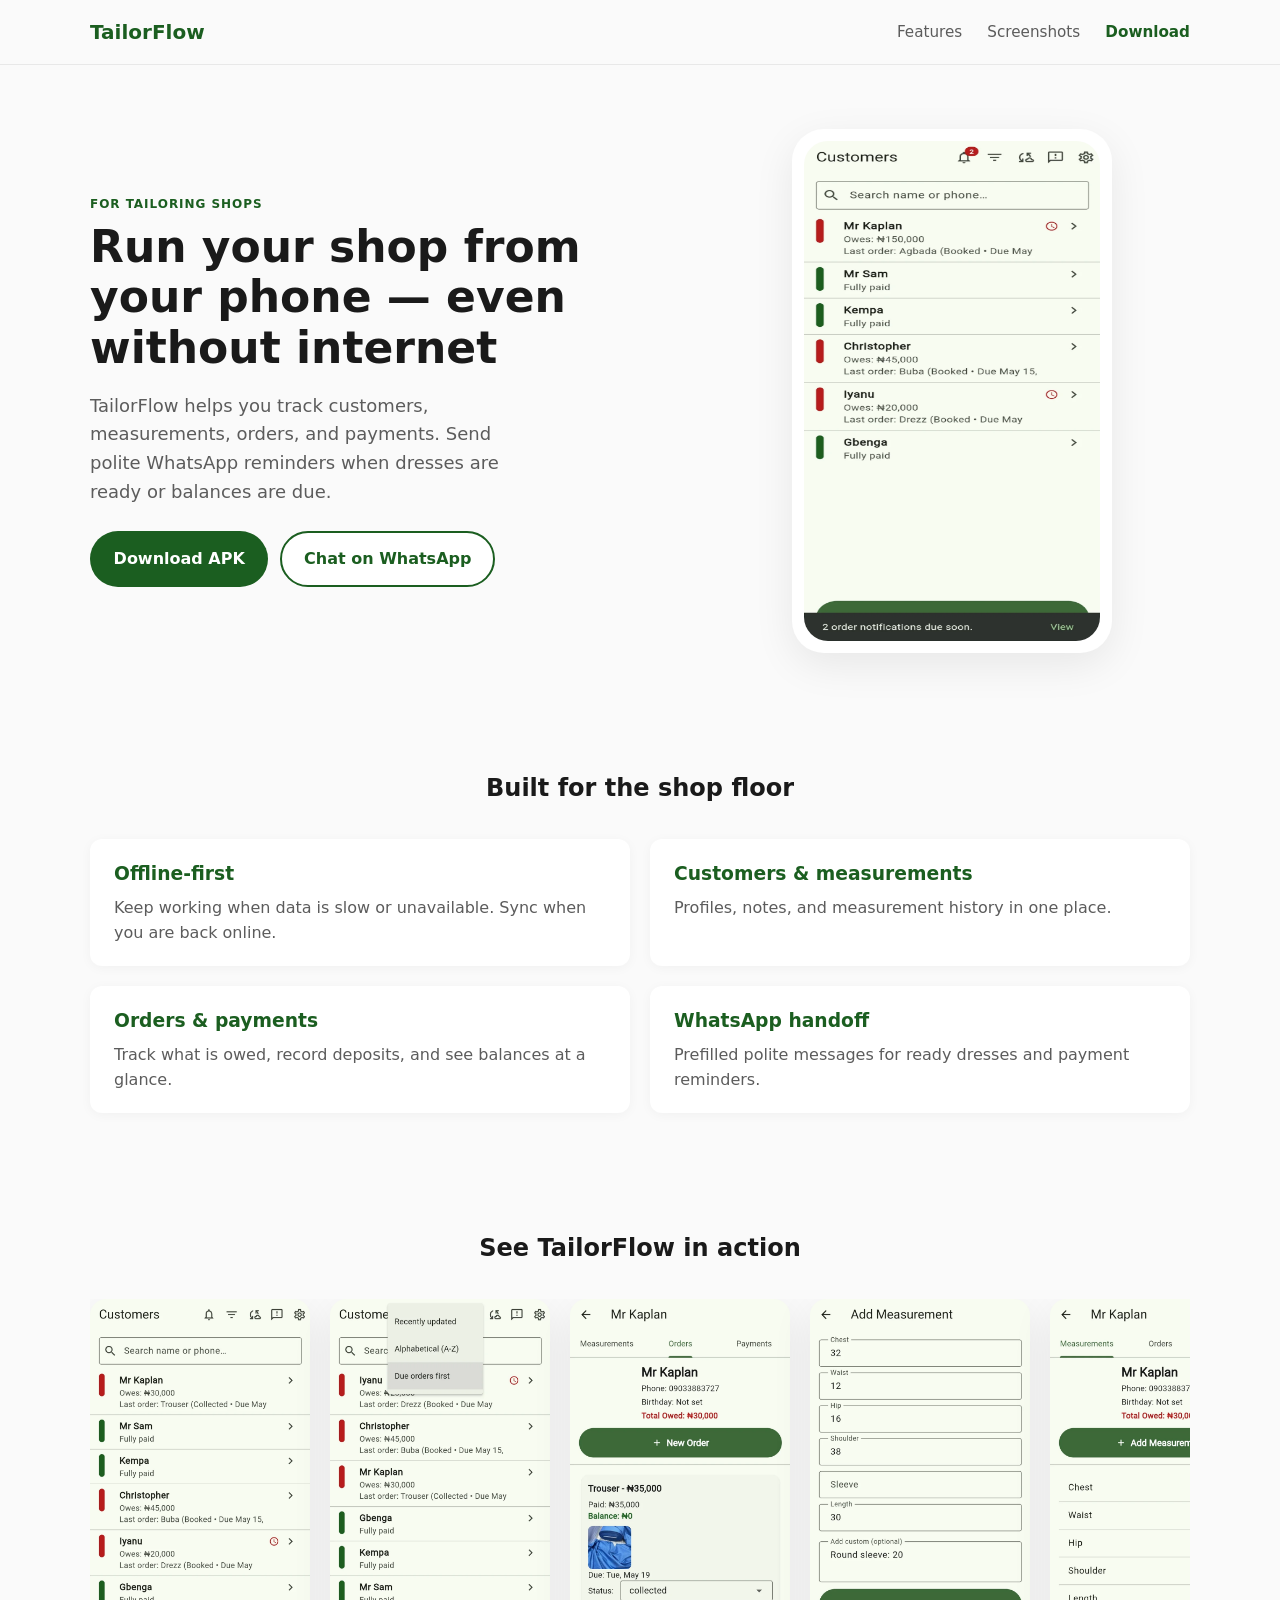
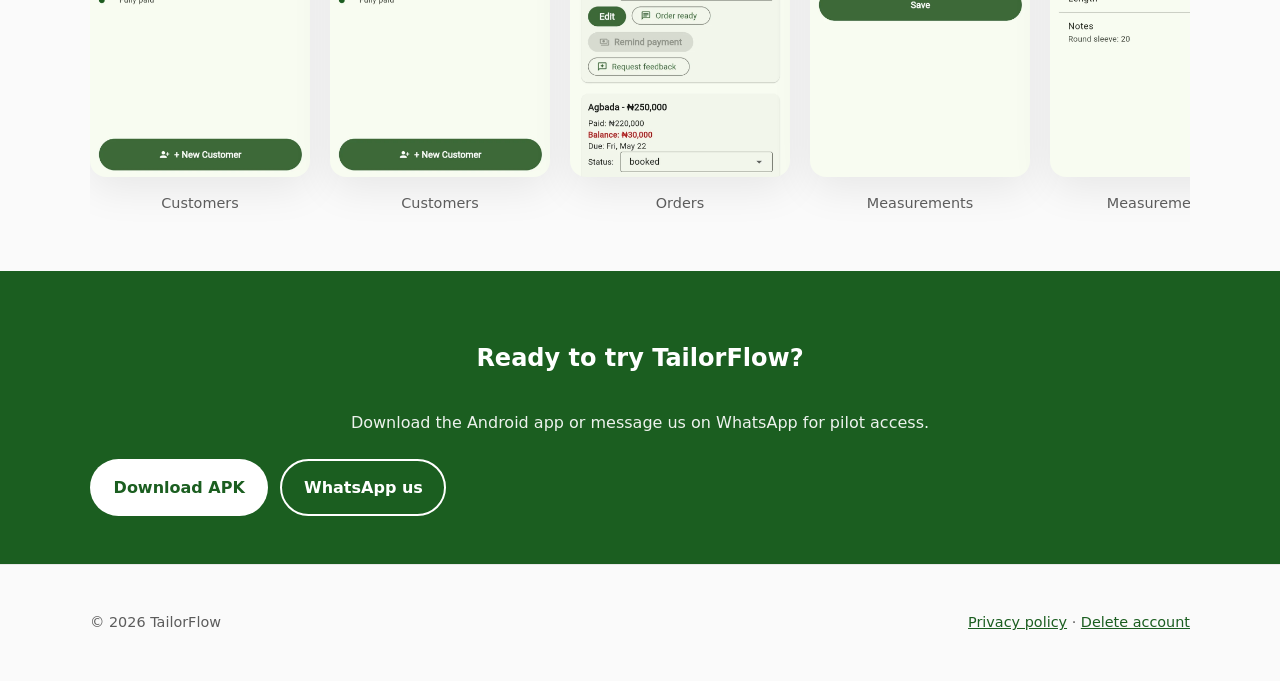
<file: website/index.html>
<!doctype html>
<html lang="en">
  <head>
    <meta charset="UTF-8" />
    <meta name="viewport" content="width=device-width, initial-scale=1" />
    <title>TailorFlow — Tailoring shop app</title>
    <meta
      name="description"
      content="Offline-first mobile app for tailoring shops."
    />
    <meta name="robots" content="index, follow" />
    <link rel="canonical" href="https://tailorflow.kennyonifade.com/" />
    <meta property="og:type" content="website" />
    <meta property="og:title" content="TailorFlow" />
    <meta
      property="og:description"
      content="Offline-first app for customers, orders, payments, and WhatsApp reminders."
    />
    <meta property="og:url" content="https://tailorflow.kennyonifade.com/" />
    <meta property="og:site_name" content="TailorFlow" />
    <meta name="twitter:card" content="summary_large_image" />
    <meta name="twitter:title" content="TailorFlow" />
    <meta
      name="twitter:description"
      content="Offline-first tailoring business app for small shops."
    />
    <link rel="icon" type="image/png" href="assets/favicon.png" />
    <link rel="stylesheet" href="styles.css" />
    <script src="site-config.js"></script>
    <script src="apply-brand.js"></script>
    <script type="application/ld+json">
      {
        "@context": "https://schema.org",
        "@type": "SoftwareApplication",
        "name": "TailorFlow",
        "applicationCategory": "BusinessApplication",
        "operatingSystem": "Android",
        "offers": {
          "@type": "Offer",
          "price": "0",
          "priceCurrency": "USD"
        },
        "description": "Offline-first app for tailoring shops."
      }
    </script>
  </head>
  <body>
    <header class="site-header">
      <div class="container header-inner">
        <a class="logo" href="/" data-brand="appName">TailorFlow</a>
        <nav aria-label="Primary">
          <a href="#features">Features</a>
          <a href="#screenshots">Screenshots</a>
          <a class="nav-cta" href="#download">Download</a>
        </nav>
      </div>
    </header>

    <main>
      <section class="hero">
        <div class="container hero-grid">
          <div class="hero-copy">
            <p class="eyebrow">For tailoring shops</p>
            <h1>Run your shop from your phone — even without internet</h1>
            <p class="lead" data-brand-template="heroLead">
              TailorFlow helps you track customers, measurements, orders, and
              payments.
            </p>
            <div class="hero-actions" id="download">
              <a class="btn btn-primary" href="#" id="apk-link" rel="noopener">
                Download APK
              </a>
              <a
                class="btn btn-secondary"
                href="#"
                id="whatsapp-link"
                target="_blank"
                rel="noopener noreferrer"
              >
                Chat on WhatsApp
              </a>
            </div>
          </div>
          <div class="hero-visual" aria-hidden="true">
            <div class="phone-frame">
              <img
                src="assets/hero.webp"
                alt="App on a phone"
                data-brand-alt="app"
                data-brand-alt-template="{appName} app on a phone"
                width="320"
                height="640"
                onerror="
                  this.style.display = 'none';
                  this.nextElementSibling.hidden = false;
                "
              />
            </div>
          </div>
        </div>
      </section>

      <section class="features" id="features">
        <div class="container">
          <h2>Built for the shop floor</h2>
          <ul class="feature-grid">
            <li>
              <h3>Offline-first</h3>
              <p>
                Keep working when data is slow or unavailable. Sync when you are
                back online.
              </p>
            </li>
            <li>
              <h3>Customers &amp; measurements</h3>
              <p>Profiles, notes, and measurement history in one place.</p>
            </li>
            <li>
              <h3>Orders &amp; payments</h3>
              <p>
                Track what is owed, record deposits, and see balances at a
                glance.
              </p>
            </li>
            <li>
              <h3>WhatsApp handoff</h3>
              <p>
                Prefilled polite messages for ready dresses and payment
                reminders.
              </p>
            </li>
          </ul>
        </div>
      </section>

      <section class="screenshots" id="screenshots">
        <div class="container">
          <h2 data-brand-template="screenshotsHeading">
            See TailorFlow in action
          </h2>
          <div class="screenshot-row">
            <figure>
              <img
                src="assets/screenshot-hero.png"
                alt="Customer list"
                data-brand-alt-template="Customer list in {appName}"
                width="280"
                height="560"
                loading="lazy"
                onerror="this.parentElement.classList.add('is-placeholder')"
              />
              <figcaption>Customers</figcaption>
            </figure>
            <figure>
              <img
                src="assets/customers2.webp"
                alt="Customer list"
                data-brand-alt-template="Customer list in {appName}"
                width="280"
                height="560"
                loading="lazy"
                onerror="this.parentElement.classList.add('is-placeholder')"
              />
              <figcaption>Customers</figcaption>
            </figure>
            <figure>
              <img
                src="assets/orders.webp"
                alt="Order details"
                data-brand-alt-template="Order details in {appName}"
                width="280"
                height="560"
                loading="lazy"
                onerror="this.parentElement.classList.add('is-placeholder')"
              />
              <figcaption>Orders</figcaption>
            </figure>
            <figure>
              <img
                src="assets/measure.webp"
                alt="Measurements"
                data-brand-alt-template="Measurements in {appName}"
                width="280"
                height="560"
                loading="lazy"
                onerror="this.parentElement.classList.add('is-placeholder')"
              />
              <figcaption>Measurements</figcaption>
            </figure>
            <figure>
              <img
                src="assets/measure2.webp"
                alt="Measurements"
                data-brand-alt-template="Measurements in {appName}"
                width="280"
                height="560"
                loading="lazy"
                onerror="this.parentElement.classList.add('is-placeholder')"
              />
              <figcaption>Measurements</figcaption>
            </figure>
            <figure>
              <img
                src="assets/payment.webp"
                alt="Payments"
                data-brand-alt-template="Payments in {appName}"
                width="280"
                height="560"
                loading="lazy"
                onerror="this.parentElement.classList.add('is-placeholder')"
              />
              <figcaption>Payments</figcaption>
            </figure>
          </div>
        </div>
      </section>

      <section class="cta-band">
        <div class="container cta-inner">
          <h2 data-brand-template="ctaHeading">Ready to try TailorFlow?</h2>
          <p>
            Download the Android app or message us on WhatsApp for pilot access.
          </p>
          <div class="hero-actions">
            <a class="btn btn-primary" href="#" data-apk-link>Download APK</a>
            <a
              class="btn btn-secondary"
              href="#"
              data-whatsapp-link
              target="_blank"
              rel="noopener noreferrer"
            >
              WhatsApp us
            </a>
          </div>
        </div>
      </section>
    </main>

    <footer class="site-footer">
      <div class="container footer-inner">
        <p>
          &copy; <span id="year"></span>
          <span data-brand="appName">TailorFlow</span>
        </p>
        <p>
          <a href="privacy.html">Privacy policy</a>
          ·
          <a href="delete-account.html">Delete account</a>
        </p>
      </div>
    </footer>

    <script>
      document.getElementById("year").textContent = new Date().getFullYear();
    </script>
    <script defer src="https://cdn.vercel-insights.com/v1/script.js"></script>
  </body>
</html>
</file>
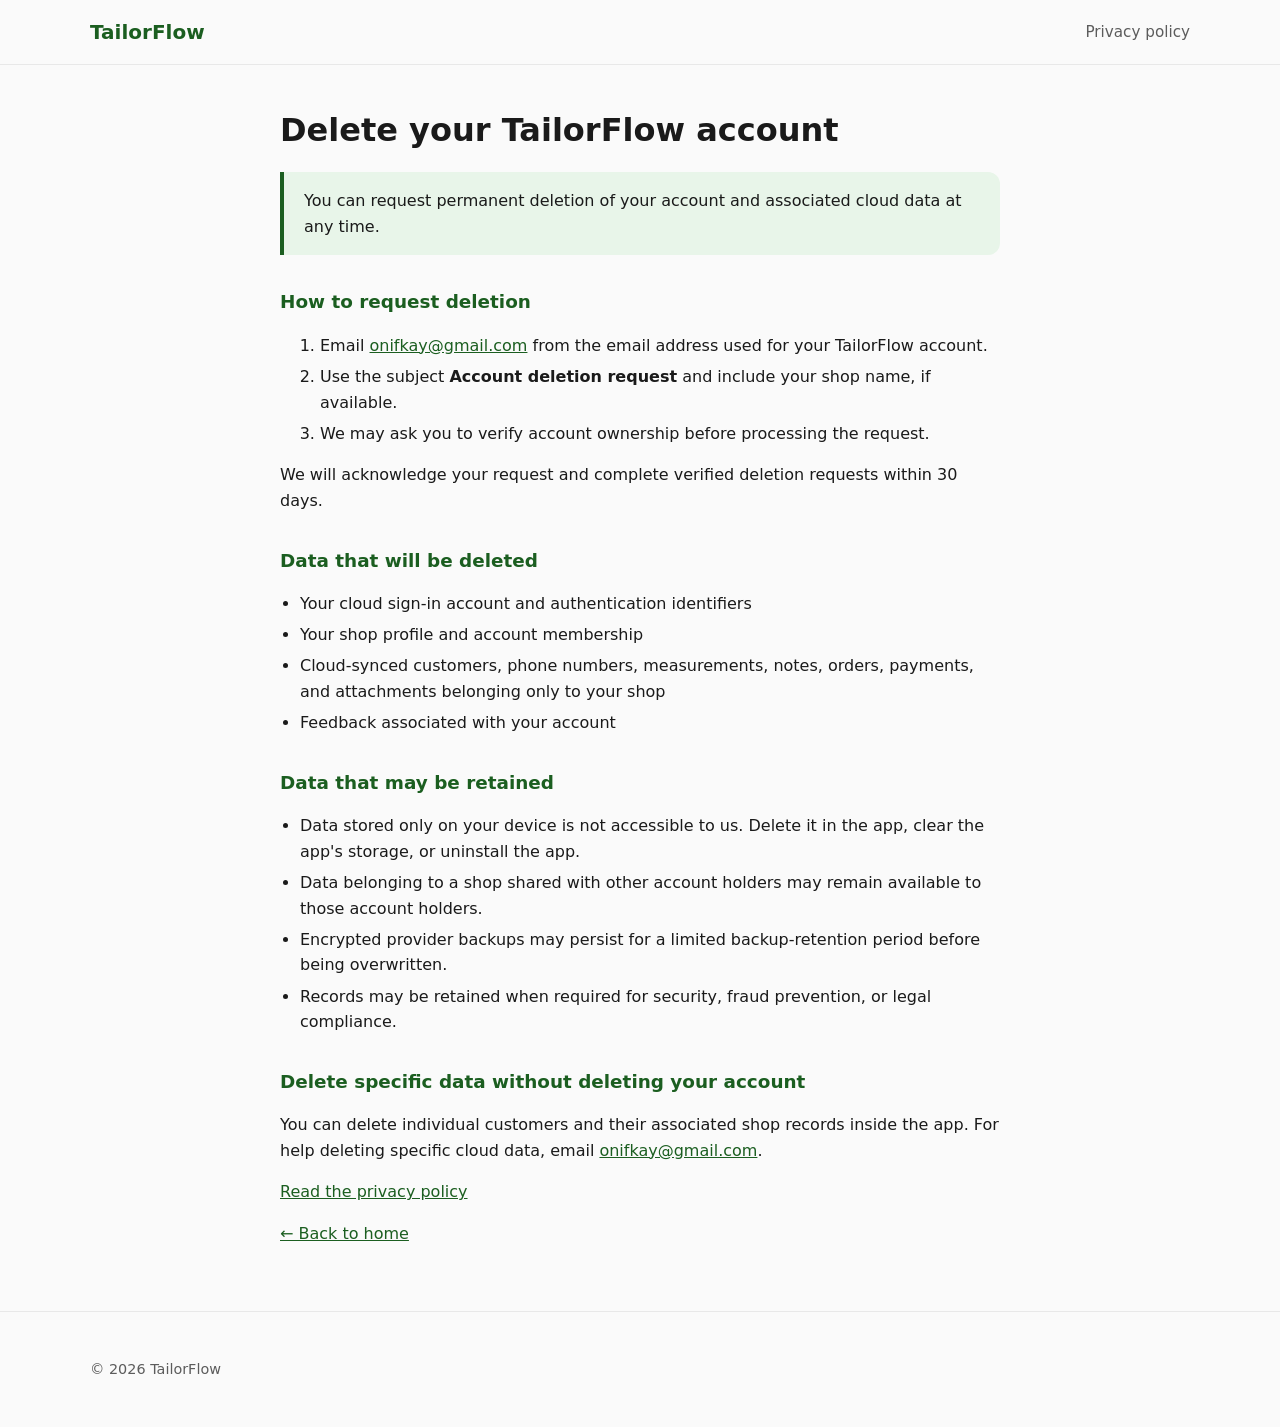
<file: website/delete-account.html>
<!doctype html>
<html lang="en">
  <head>
    <meta charset="UTF-8" />
    <meta name="viewport" content="width=device-width, initial-scale=1" />
    <title>Delete your TailorFlow account</title>
    <meta
      name="description"
      content="Request deletion of your TailorFlow account and associated cloud data."
    />
    <meta name="robots" content="index, follow" />
    <link
      rel="canonical"
      href="https://tailorflow.kennyonifade.com/delete-account.html"
    />
    <link rel="icon" type="image/png" href="assets/favicon.png" />
    <link rel="stylesheet" href="styles.css" />
    <script src="site-config.js"></script>
    <script src="apply-brand.js"></script>
    <script>
      document.addEventListener("DOMContentLoaded", function () {
        const cfg = window.SITE_CONFIG || {};
        const name = cfg.appName || "TailorFlow";
        const email = cfg.privacyContactEmail || "";
        document.title = "Delete your " + name + " account";
        document.querySelectorAll("[data-privacy-email]").forEach((el) => {
          if (email) {
            el.href =
              "mailto:" +
              email +
              "?subject=" +
              encodeURIComponent("[" + name + "] Account deletion request");
            el.textContent = email;
          }
        });
      });
    </script>
  </head>
  <body>
    <header class="site-header">
      <div class="container header-inner">
        <a class="logo" href="/" data-brand="appName">TailorFlow</a>
        <nav aria-label="Primary">
          <a href="privacy.html">Privacy policy</a>
        </nav>
      </div>
    </header>

    <main class="container policy-page">
      <h1>Delete your <span data-brand="appName">TailorFlow</span> account</h1>
      <p class="policy-note">
        You can request permanent deletion of your account and associated cloud
        data at any time.
      </p>

      <h2>How to request deletion</h2>
      <ol>
        <li>
          Email
          <a href="mailto:onifkay@gmail.com" data-privacy-email
            >onifkay@gmail.com</a
          >
          from the email address used for your
          <span data-brand="appName">TailorFlow</span> account.
        </li>
        <li>
          Use the subject <strong>Account deletion request</strong> and include
          your shop name, if available.
        </li>
        <li>
          We may ask you to verify account ownership before processing the
          request.
        </li>
      </ol>
      <p>
        We will acknowledge your request and complete verified deletion requests
        within 30 days.
      </p>

      <h2>Data that will be deleted</h2>
      <ul>
        <li>Your cloud sign-in account and authentication identifiers</li>
        <li>Your shop profile and account membership</li>
        <li>
          Cloud-synced customers, phone numbers, measurements, notes, orders,
          payments, and attachments belonging only to your shop
        </li>
        <li>Feedback associated with your account</li>
      </ul>

      <h2>Data that may be retained</h2>
      <ul>
        <li>
          Data stored only on your device is not accessible to us. Delete it in
          the app, clear the app's storage, or uninstall the app.
        </li>
        <li>
          Data belonging to a shop shared with other account holders may remain
          available to those account holders.
        </li>
        <li>
          Encrypted provider backups may persist for a limited backup-retention
          period before being overwritten.
        </li>
        <li>
          Records may be retained when required for security, fraud prevention,
          or legal compliance.
        </li>
      </ul>

      <h2>Delete specific data without deleting your account</h2>
      <p>
        You can delete individual customers and their associated shop records
        inside the app. For help deleting specific cloud data, email
        <a href="mailto:onifkay@gmail.com" data-privacy-email
          >onifkay@gmail.com</a
        >.
      </p>

      <p><a href="privacy.html">Read the privacy policy</a></p>
      <p><a href="/">← Back to home</a></p>
    </main>

    <footer class="site-footer">
      <div class="container footer-inner">
        <p>
          &copy; <span id="year"></span>
          <span data-brand="appName">TailorFlow</span>
        </p>
      </div>
    </footer>
    <script>
      document.getElementById("year").textContent = new Date().getFullYear();
    </script>
    <script defer src="https://cdn.vercel-insights.com/v1/script.js"></script>
  </body>
</html>
</file>
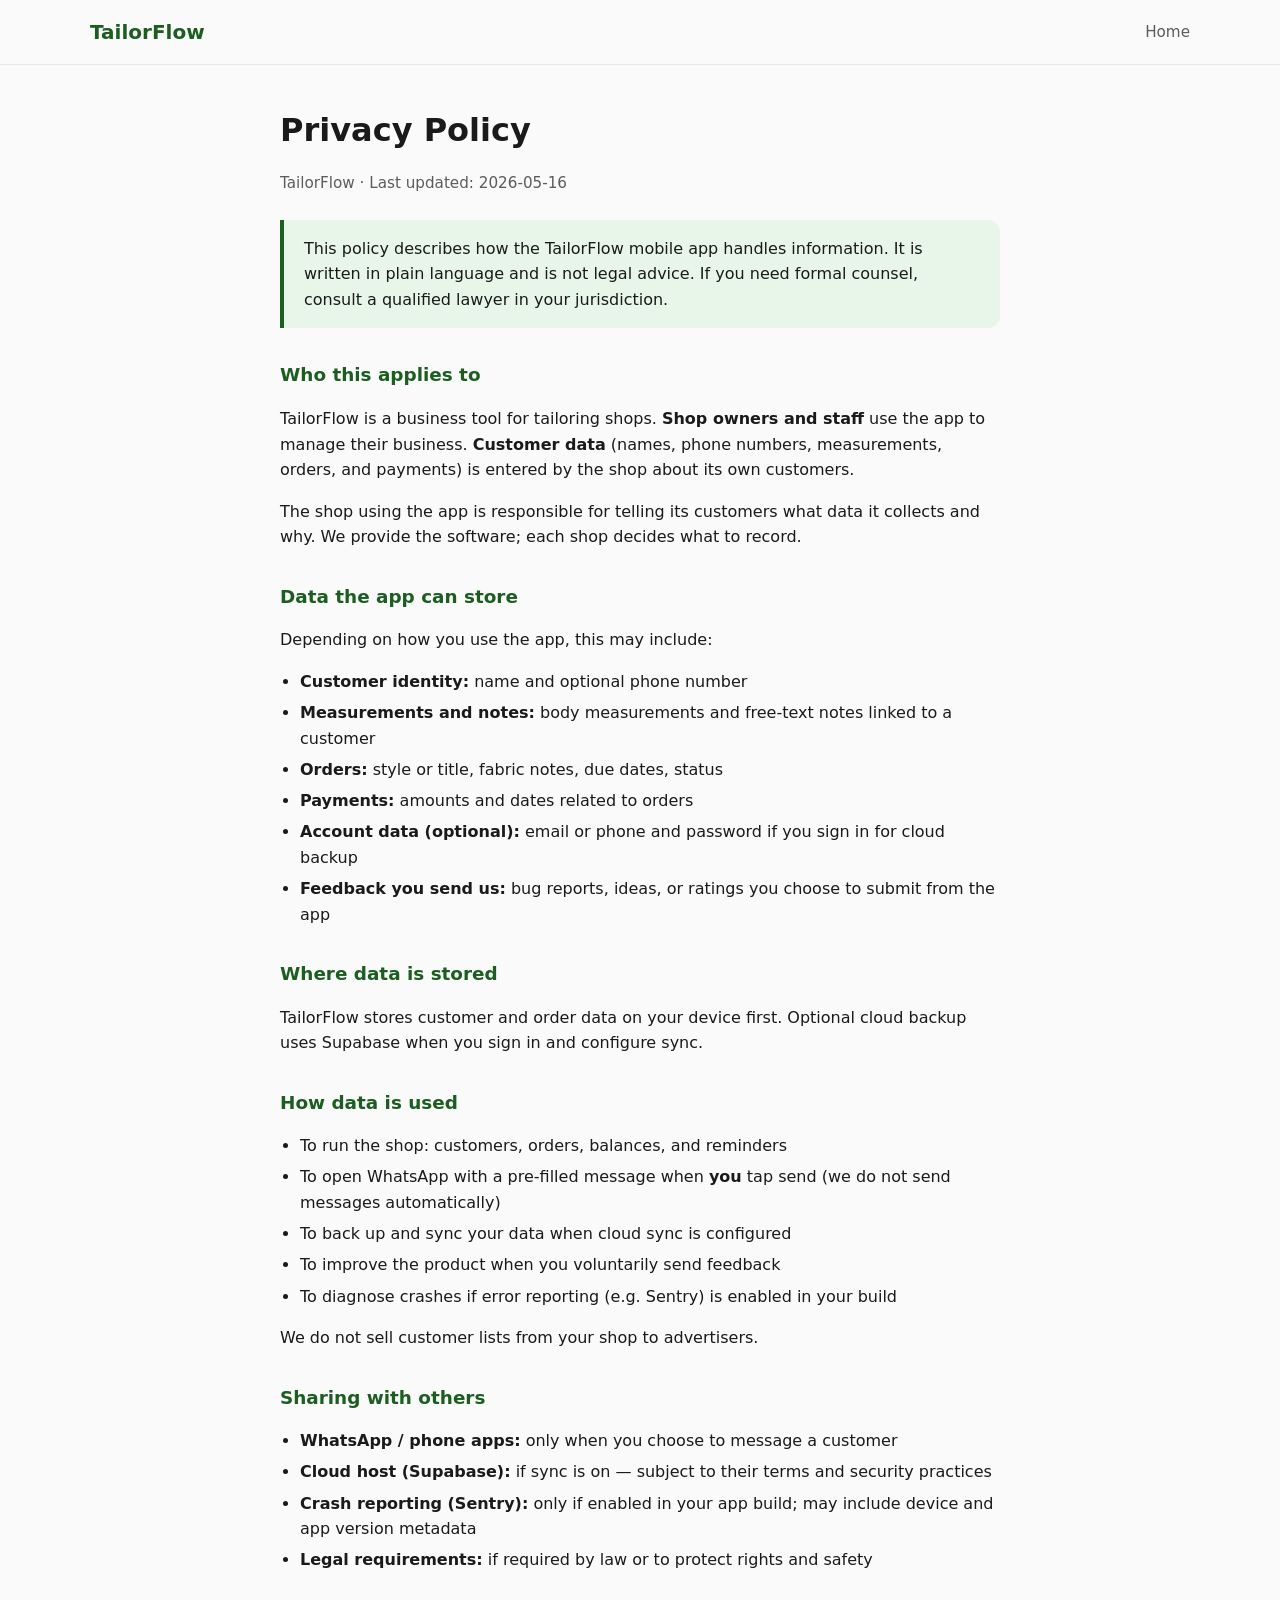
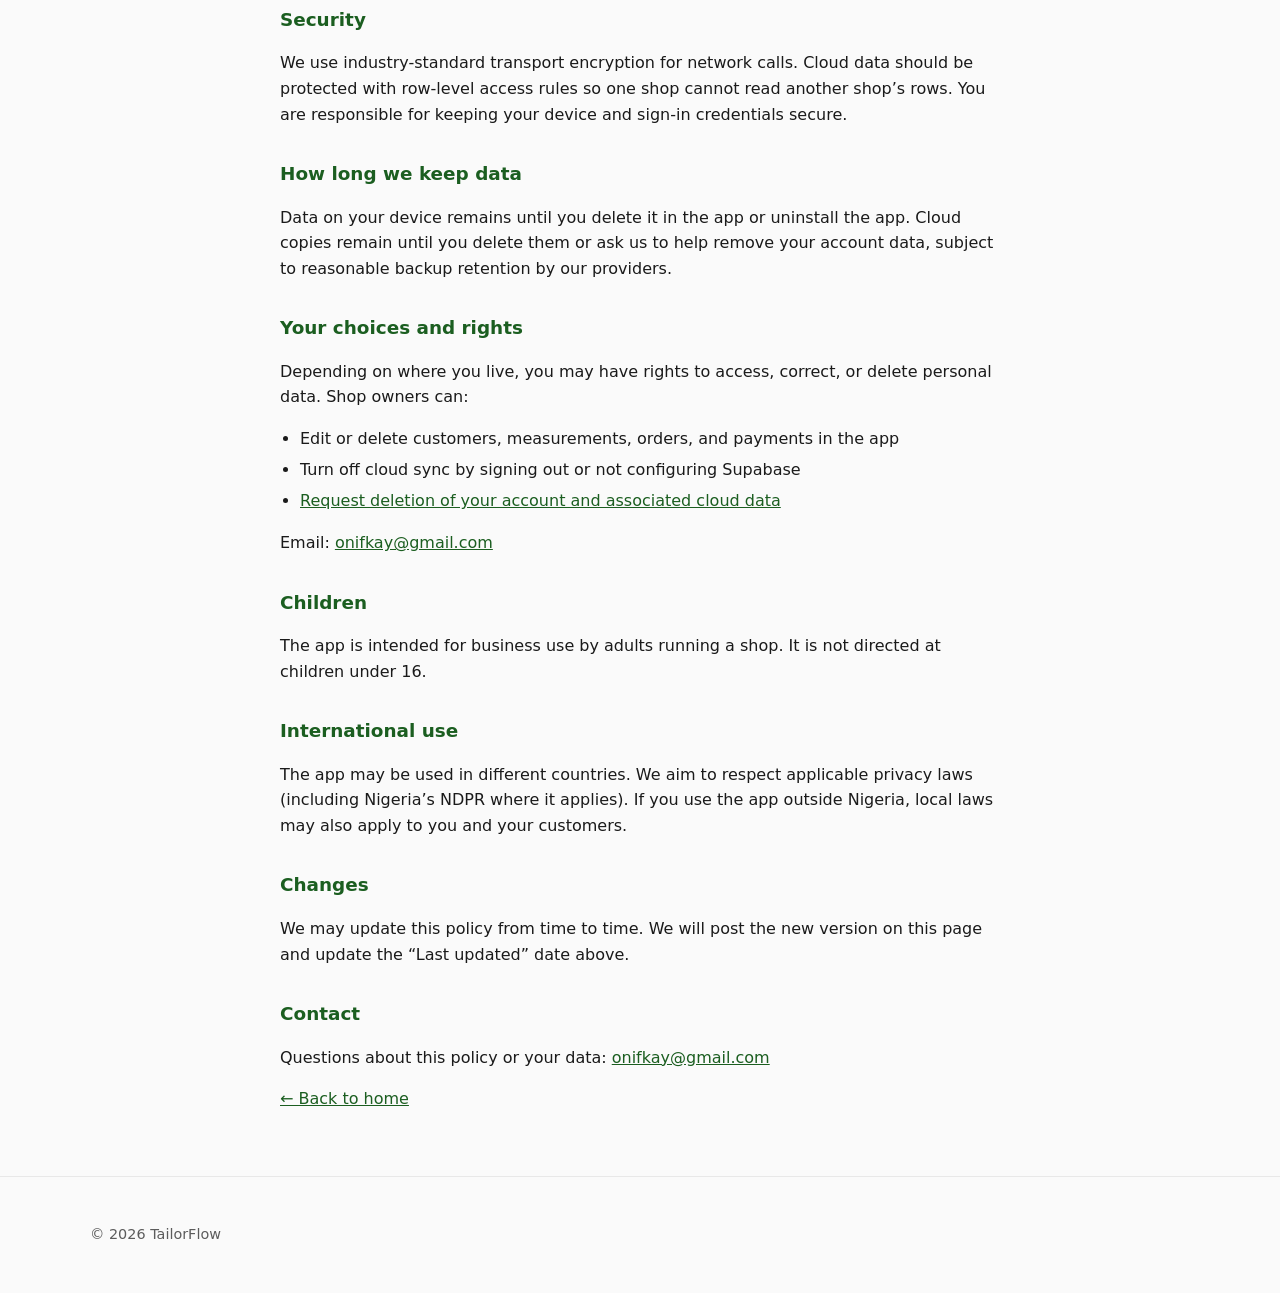
<file: website/privacy.html>
<!doctype html>
<html lang="en">
  <head>
    <meta charset="UTF-8" />
    <meta name="viewport" content="width=device-width, initial-scale=1" />
    <title>Privacy Policy</title>
    <meta
      name="description"
      content="Privacy policy for TailorFlow — what data the app stores and how it is used."
    />
    <meta name="robots" content="index, follow" />
    <link
      rel="canonical"
      href="https://tailorflow.kennyonifade.com/privacy.html"
    />
    <link rel="icon" type="image/png" href="assets/favicon.png" />
    <link rel="stylesheet" href="styles.css" />
    <script src="site-config.js"></script>
    <script src="apply-brand.js"></script>
    <script>
      document.addEventListener("DOMContentLoaded", function () {
        const cfg = window.SITE_CONFIG || {};
        const name = cfg.appName || "TailorFlow";
        document.title = "Privacy Policy — " + name;
        const email = cfg.privacyContactEmail || "";
        const updated = cfg.privacyLastUpdated || "";
        document.querySelectorAll("[data-privacy-email]").forEach((el) => {
          if (email) {
            el.href = "mailto:" + email;
            el.textContent = email;
          }
        });
        const dateEl = document.querySelector("[data-privacy-updated]");
        if (dateEl && updated) dateEl.textContent = updated;
      });
    </script>
  </head>
  <body>
    <header class="site-header">
      <div class="container header-inner">
        <a class="logo" href="/" data-brand="appName">TailorFlow</a>
        <nav aria-label="Primary">
          <a href="/">Home</a>
        </nav>
      </div>
    </header>

    <main class="container policy-page">
      <h1>Privacy Policy</h1>
      <p class="policy-meta">
        <span data-brand="appName">TailorFlow</span> · Last updated:
        <time data-privacy-updated>2026-05-16</time>
      </p>

      <p class="policy-note">
        This policy describes how the
        <span data-brand="appName">TailorFlow</span>
        mobile app handles information. It is written in plain language and is
        not legal advice. If you need formal counsel, consult a qualified lawyer
        in your jurisdiction.
      </p>

      <h2>Who this applies to</h2>
      <p>
        <span data-brand="appName">TailorFlow</span> is a business tool for
        tailoring shops. <strong>Shop owners and staff</strong> use the app to
        manage their business. <strong>Customer data</strong> (names, phone
        numbers, measurements, orders, and payments) is entered by the shop
        about its own customers.
      </p>
      <p>
        The shop using the app is responsible for telling its customers what
        data it collects and why. We provide the software; each shop decides
        what to record.
      </p>

      <h2>Data the app can store</h2>
      <p>Depending on how you use the app, this may include:</p>
      <ul>
        <li>
          <strong>Customer identity:</strong> name and optional phone number
        </li>
        <li>
          <strong>Measurements and notes:</strong> body measurements and
          free-text notes linked to a customer
        </li>
        <li>
          <strong>Orders:</strong> style or title, fabric notes, due dates,
          status
        </li>
        <li><strong>Payments:</strong> amounts and dates related to orders</li>
        <li>
          <strong>Account data (optional):</strong> email or phone and password
          if you sign in for cloud backup
        </li>
        <li>
          <strong>Feedback you send us:</strong> bug reports, ideas, or ratings
          you choose to submit from the app
        </li>
      </ul>

      <h2>Where data is stored</h2>
      <p data-brand-template="privacyLead">
        Data is stored on your device first (offline-first). If you enable cloud
        backup and sign in, a copy may sync to our database provider (Supabase)
        over encrypted connections (HTTPS/TLS).
      </p>

      <h2>How data is used</h2>
      <ul>
        <li>To run the shop: customers, orders, balances, and reminders</li>
        <li>
          To open WhatsApp with a pre-filled message when
          <strong>you</strong> tap send (we do not send messages automatically)
        </li>
        <li>To back up and sync your data when cloud sync is configured</li>
        <li>To improve the product when you voluntarily send feedback</li>
        <li>
          To diagnose crashes if error reporting (e.g. Sentry) is enabled in
          your build
        </li>
      </ul>
      <p>We do not sell customer lists from your shop to advertisers.</p>

      <h2>Sharing with others</h2>
      <ul>
        <li>
          <strong>WhatsApp / phone apps:</strong> only when you choose to
          message a customer
        </li>
        <li>
          <strong>Cloud host (Supabase):</strong> if sync is on — subject to
          their terms and security practices
        </li>
        <li>
          <strong>Crash reporting (Sentry):</strong> only if enabled in your app
          build; may include device and app version metadata
        </li>
        <li>
          <strong>Legal requirements:</strong> if required by law or to protect
          rights and safety
        </li>
      </ul>

      <h2>Security</h2>
      <p>
        We use industry-standard transport encryption for network calls. Cloud
        data should be protected with row-level access rules so one shop cannot
        read another shop’s rows. You are responsible for keeping your device
        and sign-in credentials secure.
      </p>

      <h2>How long we keep data</h2>
      <p>
        Data on your device remains until you delete it in the app or uninstall
        the app. Cloud copies remain until you delete them or ask us to help
        remove your account data, subject to reasonable backup retention by our
        providers.
      </p>

      <h2>Your choices and rights</h2>
      <p>
        Depending on where you live, you may have rights to access, correct, or
        delete personal data. Shop owners can:
      </p>
      <ul>
        <li>
          Edit or delete customers, measurements, orders, and payments in the
          app
        </li>
        <li>Turn off cloud sync by signing out or not configuring Supabase</li>
        <li>
          <a href="delete-account.html"
            >Request deletion of your account and associated cloud data</a
          >
        </li>
      </ul>
      <p>
        Email:
        <a href="mailto:privacy@kennyonifade.com" data-privacy-email
          >privacy@kennyonifade.com</a
        >
      </p>

      <h2>Children</h2>
      <p>
        The app is intended for business use by adults running a shop. It is not
        directed at children under 16.
      </p>

      <h2>International use</h2>
      <p>
        The app may be used in different countries. We aim to respect applicable
        privacy laws (including Nigeria’s NDPR where it applies). If you use the
        app outside Nigeria, local laws may also apply to you and your
        customers.
      </p>

      <h2>Changes</h2>
      <p>
        We may update this policy from time to time. We will post the new
        version on this page and update the “Last updated” date above.
      </p>

      <h2>Contact</h2>
      <p>
        Questions about this policy or your data:
        <a href="mailto:privacy@kennyonifade.com" data-privacy-email
          >privacy@kennyonifade.com</a
        >
      </p>

      <p><a href="/website">← Back to home</a></p>
    </main>

    <footer class="site-footer">
      <div class="container footer-inner">
        <p>
          &copy; <span id="year"></span>
          <span data-brand="appName">TailorFlow</span>
        </p>
      </div>
    </footer>
    <script>
      document.getElementById("year").textContent = new Date().getFullYear();
    </script>
    <script defer src="https://cdn.vercel-insights.com/v1/script.js"></script>
  </body>
</html>
</file>
<file: website/styles.css>
:root {
  --green: #1b5e20;
  --green-light: #e8f5e9;
  --text: #1a1a1a;
  --muted: #5c5c5c;
  --bg: #fafafa;
  --white: #ffffff;
  --radius: 12px;
  --shadow: 0 12px 40px rgba(0, 0, 0, 0.08);
}

*,
*::before,
*::after {
  box-sizing: border-box;
}

body {
  margin: 0;
  font-family:
    system-ui,
    -apple-system,
    "Segoe UI",
    Roboto,
    sans-serif;
  color: var(--text);
  background: var(--bg);
  line-height: 1.6;
}

.container {
  width: min(1100px, 92vw);
  margin-inline: auto;
}

.site-header {
  position: sticky;
  top: 0;
  z-index: 10;
  background: rgba(250, 250, 250, 0.92);
  backdrop-filter: blur(8px);
  border-bottom: 1px solid #e8e8e8;
}

.header-inner {
  display: flex;
  align-items: center;
  justify-content: space-between;
  padding: 1rem 0;
}

.logo {
  font-weight: 700;
  font-size: 1.25rem;
  color: var(--green);
  text-decoration: none;
}

nav a {
  margin-left: 1.25rem;
  color: var(--muted);
  text-decoration: none;
  font-size: 0.95rem;
}

nav a:hover {
  color: var(--text);
}

.nav-cta {
  color: var(--green) !important;
  font-weight: 600;
}

.hero {
  padding: 4rem 0 3rem;
}

.hero-grid {
  display: grid;
  gap: 2.5rem;
  align-items: center;
}

@media (min-width: 900px) {
  .hero-grid {
    grid-template-columns: 1.1fr 0.9fr;
  }
}

.eyebrow {
  text-transform: uppercase;
  letter-spacing: 0.08em;
  font-size: 0.75rem;
  font-weight: 600;
  color: var(--green);
  margin: 0 0 0.5rem;
}

.hero h1 {
  font-size: clamp(2rem, 4vw, 2.75rem);
  line-height: 1.15;
  margin: 0 0 1rem;
}

.lead {
  font-size: 1.125rem;
  color: var(--muted);
  max-width: 36ch;
}

.hero-actions {
  display: flex;
  flex-wrap: wrap;
  gap: 0.75rem;
  margin-top: 1.5rem;
}

.btn {
  display: inline-flex;
  align-items: center;
  justify-content: center;
  padding: 0.85rem 1.35rem;
  border-radius: 999px;
  font-weight: 600;
  text-decoration: none;
  border: 2px solid transparent;
}

.btn-primary {
  background: var(--green);
  color: var(--white);
}

.btn-primary:hover {
  filter: brightness(1.05);
}

.btn-secondary {
  background: var(--white);
  color: var(--green);
  border-color: var(--green);
}

.fine-print {
  margin-top: 1rem;
  font-size: 0.8rem;
  color: var(--muted);
}

.phone-frame {
  background: var(--white);
  border-radius: 2rem;
  padding: 0.75rem;
  box-shadow: var(--shadow);
  max-width: 320px;
  margin-inline: auto;
}

.phone-frame img {
  display: block;
  width: 100%;
  height: 500px;
  border-radius: 1.5rem;
}

.screenshot-placeholder {
  min-height: 420px;
  display: flex;
  align-items: center;
  justify-content: center;
  background: var(--green-light);
  color: var(--green);
  border-radius: 1.5rem;
  font-size: 0.9rem;
  text-align: center;
  padding: 1rem;
}

.features,
.screenshots {
  padding: 3rem 0;
}

.features h2,
.screenshots h2,
.cta-band h2 {
  text-align: center;
  margin-bottom: 2rem;
}

.feature-grid {
  list-style: none;
  padding: 0;
  margin: 0;
  display: grid;
  gap: 1.25rem;
}

@media (min-width: 700px) {
  .feature-grid {
    grid-template-columns: repeat(2, 1fr);
  }
}

.feature-grid li {
  background: var(--white);
  padding: 1.25rem 1.5rem;
  border-radius: var(--radius);
  box-shadow: 0 2px 12px rgba(0, 0, 0, 0.04);
}

.feature-grid h3 {
  margin: 0 0 0.35rem;
  color: var(--green);
}

.feature-grid p {
  margin: 0;
  color: var(--muted);
}

.screenshot-row {
  display: flex;
  gap: 1.25rem;
  overflow-x: auto;
  padding-bottom: 0.5rem;
  scroll-snap-type: x mandatory;
}

.screenshot-row figure {
  flex: 0 0 auto;
  margin: 0;
  scroll-snap-align: start;
  text-align: center;
}

.screenshot-row img {
  width: 220px;
  height: auto;
  border-radius: 1rem;
  box-shadow: var(--shadow);
  background: var(--green-light);
}

.screenshot-row figure.is-placeholder img {
  display: none;
}

.screenshot-row figure.is-placeholder::before {
  content: "Add screenshot";
  display: block;
  width: 220px;
  min-height: 400px;
  line-height: 400px;
  background: var(--green-light);
  color: var(--green);
  border-radius: 1rem;
}

.screenshot-row figcaption {
  margin-top: 0.5rem;
  font-size: 0.9rem;
  color: var(--muted);
}

.cta-band {
  background: var(--green);
  color: var(--white);
  padding: 3rem 0;
  margin-bottom: 0;
}

.cta-inner {
  text-align: center;
}

.cta-band p {
  opacity: 0.92;
}

.cta-band .btn-primary {
  background: var(--white);
  color: var(--green);
}

.cta-band .btn-secondary {
  border-color: var(--white);
  color: var(--white);
  background: transparent;
}

.site-footer {
  padding: 2rem 0;
  border-top: 1px solid #e8e8e8;
}

.footer-inner {
  display: flex;
  flex-wrap: wrap;
  justify-content: space-between;
  gap: 0.5rem;
  font-size: 0.9rem;
  color: var(--muted);
}

.footer-inner a {
  color: var(--green);
}

/* Privacy policy */
.policy-page {
  padding: 2.5rem 0 3rem;
  max-width: 720px;
}

.policy-page h1 {
  margin: 0 0 0.5rem;
}

.policy-meta {
  color: var(--muted);
  font-size: 0.95rem;
  margin-bottom: 1.5rem;
}

.policy-note {
  background: var(--green-light);
  border-left: 4px solid var(--green);
  padding: 1rem 1.25rem;
  border-radius: 0 var(--radius) var(--radius) 0;
  margin-bottom: 2rem;
}

.policy-page h2 {
  margin: 2rem 0 0.75rem;
  font-size: 1.15rem;
  color: var(--green);
}

.policy-page ul {
  padding-left: 1.25rem;
}

.policy-page li {
  margin-bottom: 0.35rem;
}

.policy-page a {
  color: var(--green);
}
</file>
